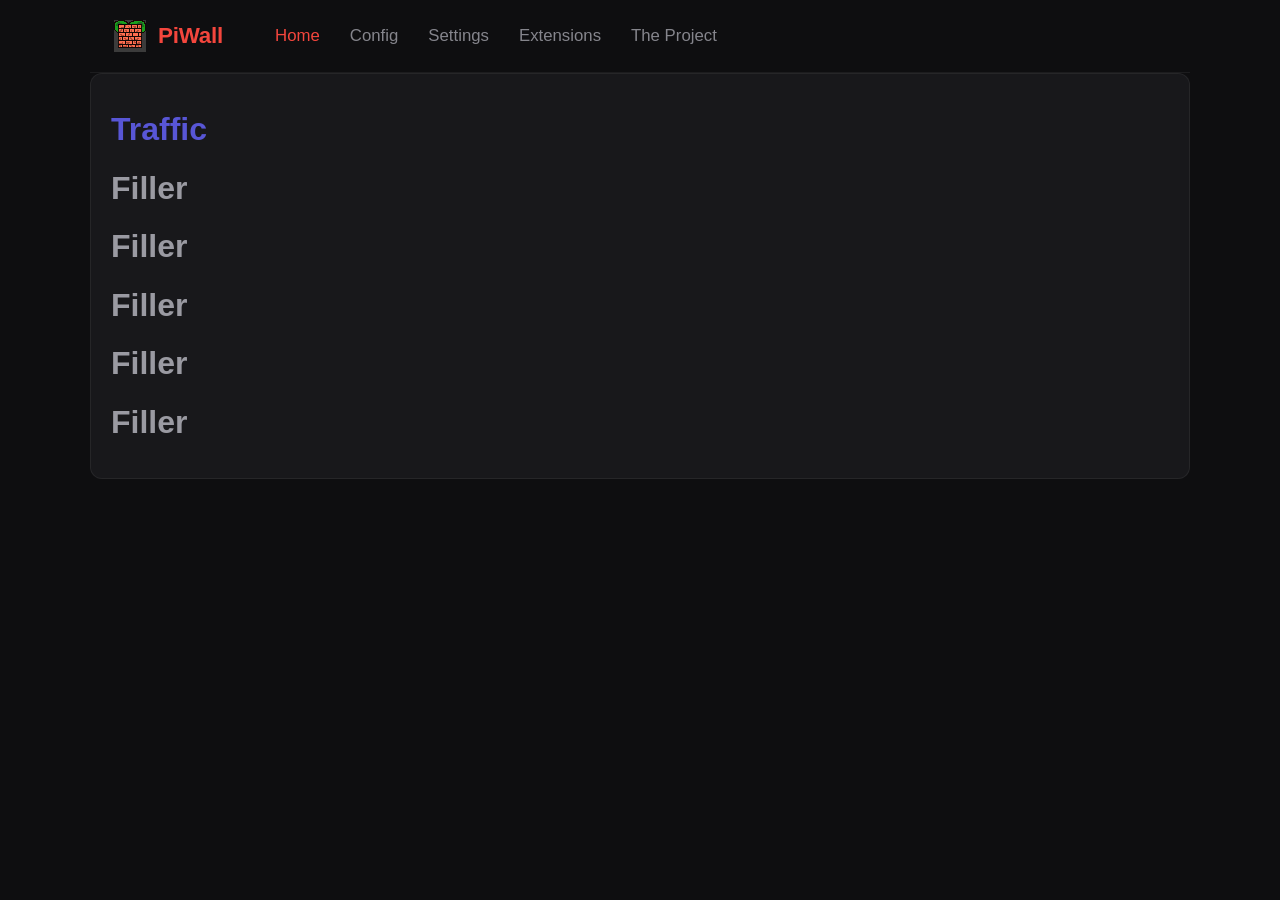
<file: website/index.html>
<!DOCTYPE html>
<html lang="en">

<head>
    <meta charset="UTF-8">
    <meta name="viewport" content="width=device-width, initial-scale=1.0">
    <meta http-equiv="X-UA-Compatible" content="ie=edge">
    <title>PiWall</title>
    <link rel="stylesheet" href="./style.css">
    <link rel="icon" href="./logo.ico" type="image/x-icon">
</head>

<body>
    <main>

        <div class="title-card">
            <img src="logo.ico" alt="PiWall logo" class="title-icon">
            <h1 class="title-text">PiWall</h1>

            <div class="title-card-links">
                <div class="title-card-selected">
                    <a href="index.html">Home</a>
                </div>
                <a href="./config.html">Config</a>
                <a href="./settings.html">Settings</a>
                <a href="./extension.html">Extensions</a>
                <a href="./project.html">The Project</a>
            </div>
        </div>

        <div class="traffic-card">
            <h1 class="traffic-title-text">Traffic</h1>

            <div class="traffic-body-text">
                <h1>Filler</h1>
                <h1>Filler</h1>
                <h1>Filler</h1>
                <h1>Filler</h1>
                <h1>Filler</h1>
            </div>
        </div>

    </main>
</body>

</html>
</file>
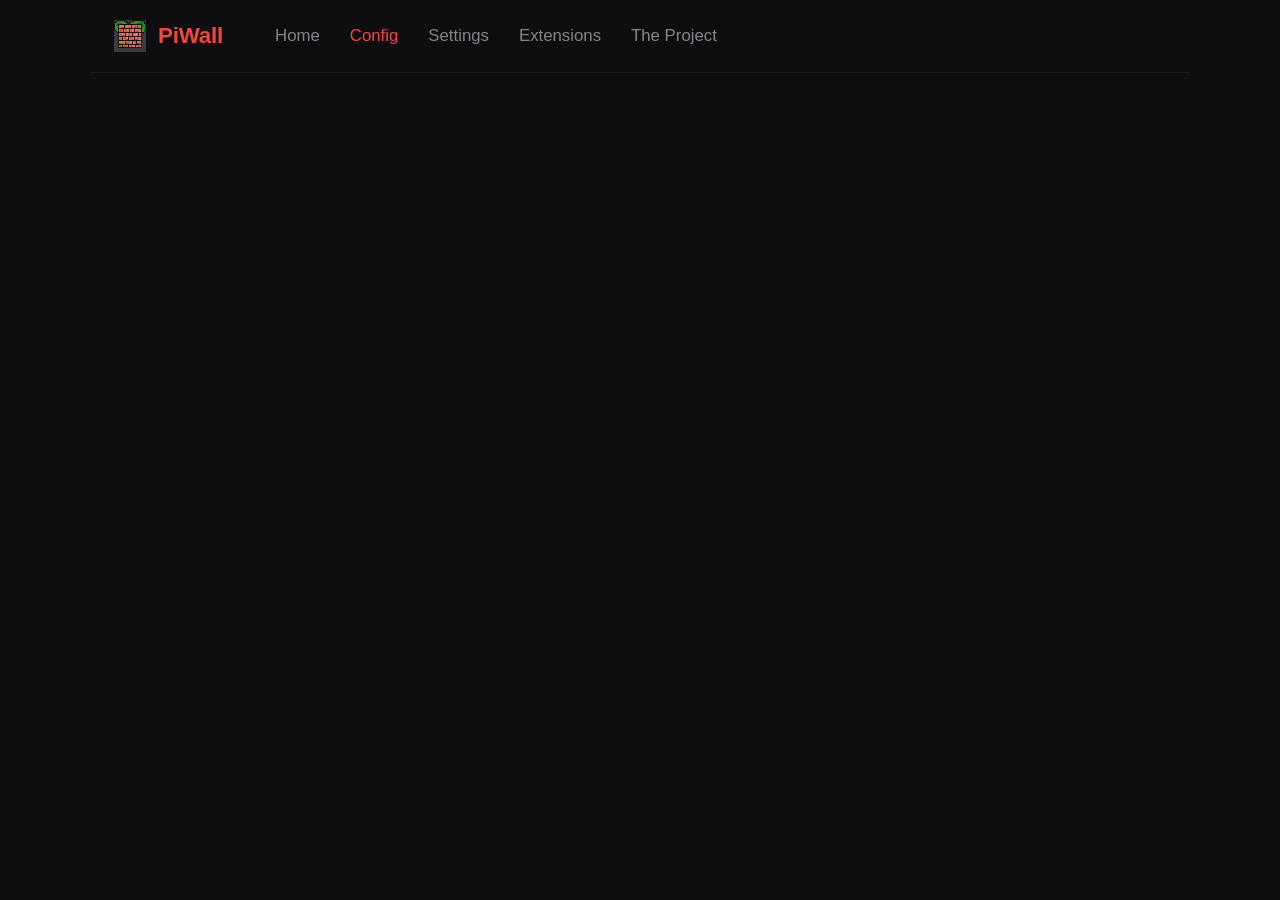
<file: website/config.html>
<!DOCTYPE html>
<html lang="en">

<head>
    <meta charset="UTF-8">
    <meta name="viewport" content="width=device-width, initial-scale=1.0">
    <meta http-equiv="X-UA-Compatible" content="ie=edge">
    <title>PiWall</title>
    <link rel="stylesheet" href="./style.css">
    <link rel="icon" href="./logo.ico" type="image/x-icon">
</head>

<body>
    <main>

        <div class="title-card">
            <img src="logo.ico" alt="PiWall logo" class="title-icon">
            <h1 class="title-text">PiWall</h1>

            <div class="title-card-links">
                <a href="index.html">Home</a>
                <div class="title-card-selected">
                     <a href="./config.html">Config</a>
                </div>
                <a href="./settings.html">Settings</a>
                <a href="./extension.html">Extensions</a>
                <a href="./project.html">The Project</a>
            </div>
        </div>

    </main>
</body>

</html>
</file>
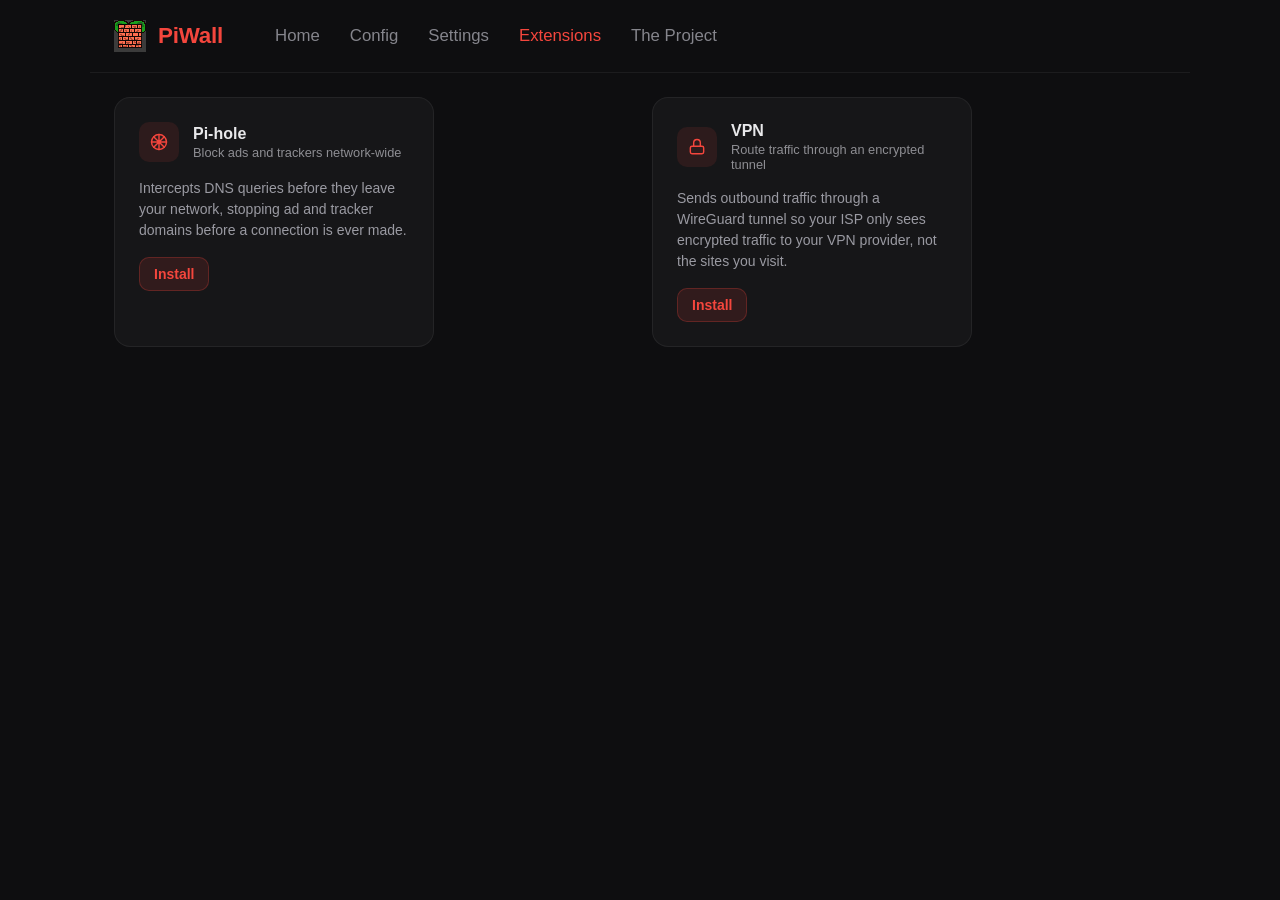
<file: website/extension.html>
<!DOCTYPE html>
<html lang="en">

<head>
    <meta charset="UTF-8">
    <meta name="viewport" content="width=device-width, initial-scale=1.0">
    <meta http-equiv="X-UA-Compatible" content="ie=edge">
    <title>PiWall</title>
    <link rel="stylesheet" href="./style.css">
    <link rel="icon" href="./logo.ico" type="image/x-icon">
</head>

<body>
    <main>

        <div class="title-card">
            <img src="logo.ico" alt="PiWall logo" class="title-icon">
            <h1 class="title-text">PiWall</h1>

            <div class="title-card-links">
                <a href="index.html">Home</a>
                <a href="./config.html">Config</a>
                <a href="./settings.html">Settings</a>

                <div class="title-card-selected">
                    <a href="./extension.html">Extensions</a>
                </div>

                <a href="./project.html">The Project</a>

            </div>
        </div>

        <div class="extension-grid">

            <div class="extension-card">
                <div class="extension-card-header">
                    <div class="extension-icon-wrap">
                        <svg class="extension-icon" viewBox="0 0 24 24" fill="none" stroke="currentColor" stroke-width="1.7" stroke-linecap="round" stroke-linejoin="round" aria-hidden="true">
                            <circle cx="12" cy="12" r="9"></circle>
                            <path d="M12 3v18M3 12h18M5.6 5.6l12.8 12.8M18.4 5.6L5.6 18.4"></path>
                        </svg>
                    </div>
                    <div class="extension-title-group">
                        <h3 class="extension-name">Pi-hole</h3>
                        <span class="extension-tagline">Block ads and trackers network-wide</span>
                    </div>
                </div>
                <p class="extension-description">
                    Intercepts DNS queries before they leave your network, stopping ad and tracker domains before a connection is ever made.
                </p>
                <button class="extension-install-btn">Install</button>
            </div>

            <div class="extension-card">
                <div class="extension-card-header">
                    <div class="extension-icon-wrap">
                        <svg class="extension-icon" viewBox="0 0 24 24" fill="none" stroke="currentColor" stroke-width="1.7" stroke-linecap="round" stroke-linejoin="round" aria-hidden="true">
                            <rect x="4" y="11" width="16" height="9" rx="2"></rect>
                            <path d="M8 11V7a4 4 0 0 1 8 0v4"></path>
                        </svg>
                    </div>
                    <div class="extension-title-group">
                        <h3 class="extension-name">VPN</h3>
                        <span class="extension-tagline">Route traffic through an encrypted tunnel</span>
                    </div>
                </div>
                <p class="extension-description">
                    Sends outbound traffic through a WireGuard tunnel so your ISP only sees encrypted traffic to your VPN provider, not the sites you visit.
                </p>
                <button class="extension-install-btn">Install</button>
            </div>

        </div>

    </main>
</body>

</html>
</file>
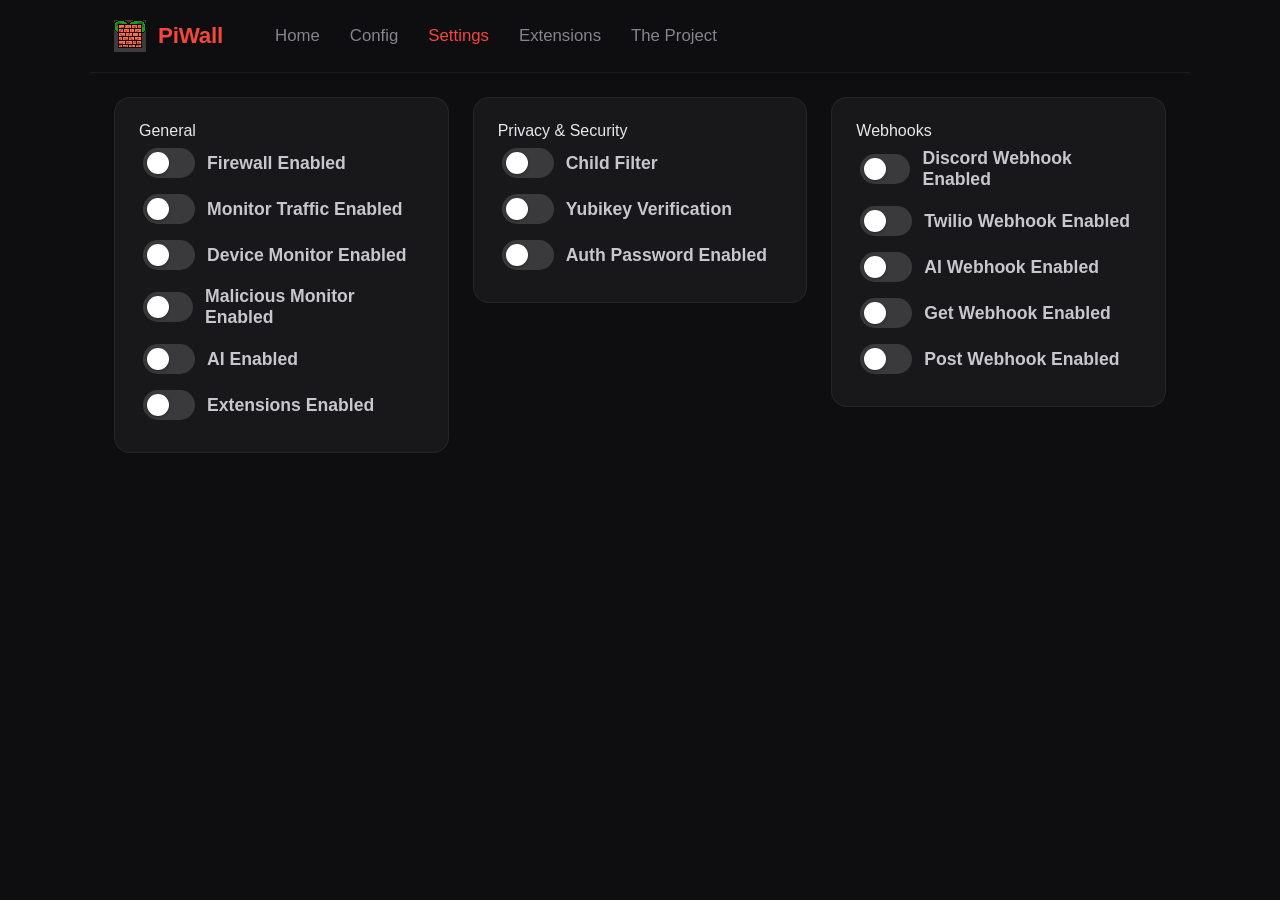
<file: website/settings.html>
<!DOCTYPE html>
<html lang="en">

<head>
    <meta charset="UTF-8">
    <meta name="viewport" content="width=device-width, initial-scale=1.0">
    <meta http-equiv="X-UA-Compatible" content="ie=edge">
    <title>PiWall</title>
    <link rel="stylesheet" href="./style.css">
    <link rel="icon" href="./logo.ico" type="image/x-icon">
</head>

<body>
    <main>
<div class="title-card">
    <img src="logo.ico" alt="PiWall logo" class="title-icon">
    <h1 class="title-text">PiWall</h1>

    <div class="title-card-links">
        <a href="index.html">Home</a>
        <a href="./config.html">Config</a>

        <div class="title-card-selected">
            <a href="./settings.html">Settings</a>
        </div>

        <a href="./extension.html">Extensions</a>
        <a href="./project.html">The Project</a>
      
    </div>
</div>

<div class="settings-grid">

    <div class="settings-section">
        <div class="separator-card">
            <h2>General</h2>
        </div>

        <div class="setting-bar">
            <label class="switch">
                <input type="checkbox">
                <span class="slider round"></span>
            </label>
            <span>Firewall Enabled</span>
        </div>

        <div class="setting-bar">
            <label class="switch">
                <input type="checkbox">
                <span class="slider round"></span>
            </label>
            <span>Monitor Traffic Enabled</span>
        </div>

        <div class="setting-bar">
            <label class="switch">
                <input type="checkbox">
                <span class="slider round"></span>
            </label>
            <span>Device Monitor Enabled</span>
        </div>

        <div class="setting-bar">
            <label class="switch">
                <input type="checkbox">
                <span class="slider round"></span>
            </label>
            <span>Malicious Monitor Enabled</span>
        </div>

        <div class="setting-bar">
            <label class="switch">
                <input type="checkbox">
                <span class="slider round"></span>
            </label>
            <span>AI Enabled</span>
        </div>

        <div class="setting-bar">
            <label class="switch">
                <input type="checkbox">
                <span class="slider round"></span>
            </label>
            <span>Extensions Enabled</span>
        </div>

    </div>

    <div class="settings-section">
        <div class="separator-card">
            <h2>Privacy &amp; Security</h2>
        </div>

        <div class="setting-bar">
            <label class="switch">
                <input type="checkbox">
                <span class="slider round"></span>
            </label>
            <span>Child Filter</span>
        </div>

        <div class="setting-bar">
            <label class="switch">
                <input type="checkbox">
                <span class="slider round"></span>
            </label>
            <span>Yubikey Verification</span>
        </div>

        
        <div class="setting-bar">
            <label class="switch">
                <input type="checkbox">
                <span class="slider round"></span>
            </label>
            <span>Auth Password Enabled</span>
        </div>

    </div>

    <div class="settings-section">
        <div class="separator-card">
            <h2>Webhooks</h2>
        </div>

        <div class="setting-bar">
            <label class="switch">
                <input type="checkbox">
                <span class="slider round"></span>
            </label>
            <span>Discord Webhook Enabled</span>
        </div>

        <div class="setting-bar">
            <label class="switch">
                <input type="checkbox">
                <span class="slider round"></span>
            </label>
            <span>Twilio Webhook Enabled</span>
        </div>

        <div class="setting-bar">
            <label class="switch">
                <input type="checkbox">
                <span class="slider round"></span>
            </label>
            <span>AI Webhook Enabled</span>
        </div>

        <div class="setting-bar">
            <label class="switch">
                <input type="checkbox">
                <span class="slider round"></span>
            </label>
            <span>Get Webhook Enabled</span>
        </div>

        <div class="setting-bar">
            <label class="switch">
                <input type="checkbox">
                <span class="slider round"></span>
            </label>
            <span>Post Webhook Enabled</span>
        </div>
    </div>

</div>

    </main>
</body>

</html>
</file>
<file: website/style.css>
:root {
  --bg-page: #0E0E10;
  --bg-surface: #18181B;
  --bg-surface-hover: #1E1E21;
  --bg-card: #161618;
  --bg-card-hover: #1A1A1C;
  --border-subtle: rgba(255, 255, 255, 0.06);
  --border-hover: rgba(255, 255, 255, 0.1);
  --text-primary: #E8E8EA;
  --text-secondary: #9A9AA2;
  --text-tertiary: #8E8E93;
  --accent-red: #f4463d;
  --accent-red-hover: #ff5c52;
  --accent-red-dark: #BC2131;
  --accent-purple: #5856D6;
  --accent-pink: #f32164;
}

* {
  box-sizing: border-box;
}

body {
  background: var(--bg-page);
  color: var(--text-primary);
  font-family: -apple-system, BlinkMacSystemFont, "Segoe UI", sans-serif;
  margin: 0;
}

main {
  max-width: 1100px;
  margin: 0 auto;
}

.title-card {
  display: flex;
  align-items: center;
  gap: 12px;
  padding: 20px 24px;
  color: var(--accent-red);
  border-bottom: 1px solid var(--border-subtle);
}

.title-icon {
  width: 32px;
  height: 32px;
}

.title-text {
  font-size: 1.4rem;
  margin: 0;
  letter-spacing: -0.01em;
}

.title-card-links {
  display: flex;
  gap: 30px;
  font-size: 1.05rem;
  font-weight: 500;
  padding: 0;
  margin-left: 40px;
}

.title-card-links a {
  color: var(--text-secondary);
  text-decoration: none;
  transition: color 0.2s ease, opacity 0.2s ease;
  opacity: 0.85;
}

.title-card-links a:hover {
  opacity: 1;
  color: var(--accent-red-hover);
}

.title-card-selected a {
  color: var(--accent-red) !important;
  text-decoration: none;
  opacity: 1 !important;
}

.project-card {
  display: flex;
  gap: 30px;
  align-items: center;
  padding: 25px;
  margin-left: 20px;
}

.project-card img {
  margin-left: 20px;
}

.project-card a {
  color: var(--text-primary);
  font-size: 2rem;
  text-decoration: none;
  transition: color 0.2s ease;
}

.project-card a:hover {
  color: var(--accent-red);
}

.traffic-card {
  background: var(--bg-surface);
  color: var(--accent-purple);
  border: 1px solid var(--border-subtle);
  border-radius: 12px;
  padding: 16px 20px;
}

.traffic-body-text {
  color: var(--text-secondary);
  font-size: 1rem;
}

.switch {
  position: relative;
  display: inline-block;
  width: 52px;
  height: 30px;
}

.switch input {
  opacity: 0;
  width: 0;
  height: 0;
}

.slider {
  position: absolute;
  cursor: pointer;
  top: 0;
  left: 0;
  right: 0;
  bottom: 0;
  background-color: #3A3A3D;
  transition: background-color 0.25s ease;
}

.slider:before {
  position: absolute;
  content: "";
  height: 22px;
  width: 22px;
  left: 4px;
  bottom: 4px;
  background-color: white;
  border-radius: 50%;
  box-shadow: 0 1px 3px rgba(0, 0, 0, 0.4);
  transition: transform 0.25s ease;
}

input:checked + .slider {
  background-color: var(--accent-pink);
}

input:focus + .slider {
  box-shadow: 0 0 0 3px rgba(243, 33, 100, 0.3);
}

input:checked + .slider:before {
  transform: translateX(22px);
}

.slider.round {
  border-radius: 34px;
}

.slider.round:before {
  border-radius: 50%;
}

.setting-bar {
  display: flex;
  align-items: center;
  gap: 12px;
  padding: 8px 4px;
  color: #C7C7CC;
  flex-wrap: nowrap;
  border-radius: 8px;
  transition: background-color 0.2s ease;
}

.setting-bar:hover {
  background-color: var(--bg-surface-hover);
}

.settings-grid {
  display: grid;
  grid-template-columns: repeat(auto-fit, minmax(280px, 1fr));
  gap: 24px;
  padding: 24px;
  align-items: start;
}

.settings-section {
  background: var(--bg-surface);
  border: 1px solid var(--border-subtle);
  border-radius: 16px;
  padding: 24px;
}

.separator-card h2 {
  font: inherit;
  margin: 0;
}

.setting-bar span {
  font-size: 1.1rem;
  font-weight: 700;
}

.extension-grid {
  display: grid;
  grid-template-columns: repeat(auto-fit, minmax(280px, 1fr));
  gap: 24px;
  padding: 24px;
}

.extension-card {
  background: var(--bg-card);
  border: 1px solid var(--border-subtle);
  border-radius: 16px;
  padding: 24px;
  max-width: 320px;
  display: flex;
  flex-direction: column;
  gap: 16px;
  transition: border-color 0.2s ease, background-color 0.2s ease;
}

.extension-card:hover {
  background: var(--bg-card-hover);
  border-color: var(--border-hover);
}

.extension-card-header {
  display: flex;
  align-items: center;
  gap: 14px;
}

.extension-icon-wrap {
  width: 40px;
  height: 40px;
  border-radius: 10px;
  background: rgba(244, 70, 61, 0.1);
  display: flex;
  align-items: center;
  justify-content: center;
  flex-shrink: 0;
  color: var(--accent-red);
}

.extension-icon {
  width: 22px;
  height: 22px;
  object-fit: contain;
}

.extension-title-group {
  display: flex;
  flex-direction: column;
  gap: 2px;
}

.extension-name {
  margin: 0;
  font-size: 1rem;
  font-weight: 600;
  color: var(--text-primary);
}

.extension-tagline {
  font-size: 0.8rem;
  color: var(--text-tertiary);
}

.extension-description {
  margin: 0;
  font-size: 0.875rem;
  color: var(--text-secondary);
  line-height: 1.5;
}

.extension-install-btn {
  background: rgba(244, 70, 61, 0.12);
  color: var(--accent-red);
  border: 1px solid rgba(244, 70, 61, 0.25);
  border-radius: 10px;
  padding: 8px 14px;
  font-size: 0.875rem;
  font-weight: 600;
  cursor: pointer;
  transition: background-color 0.2s ease, border-color 0.2s ease;
  align-self: flex-start;
}

.extension-install-btn:hover {
  background: rgba(244, 70, 61, 0.2);
  border-color: rgba(244, 70, 61, 0.4);
}

.extension-install-btn:active {
  transform: scale(0.98);
}

.extension-icon {
  width: 20px;
  height: 20px;
}
</file>
